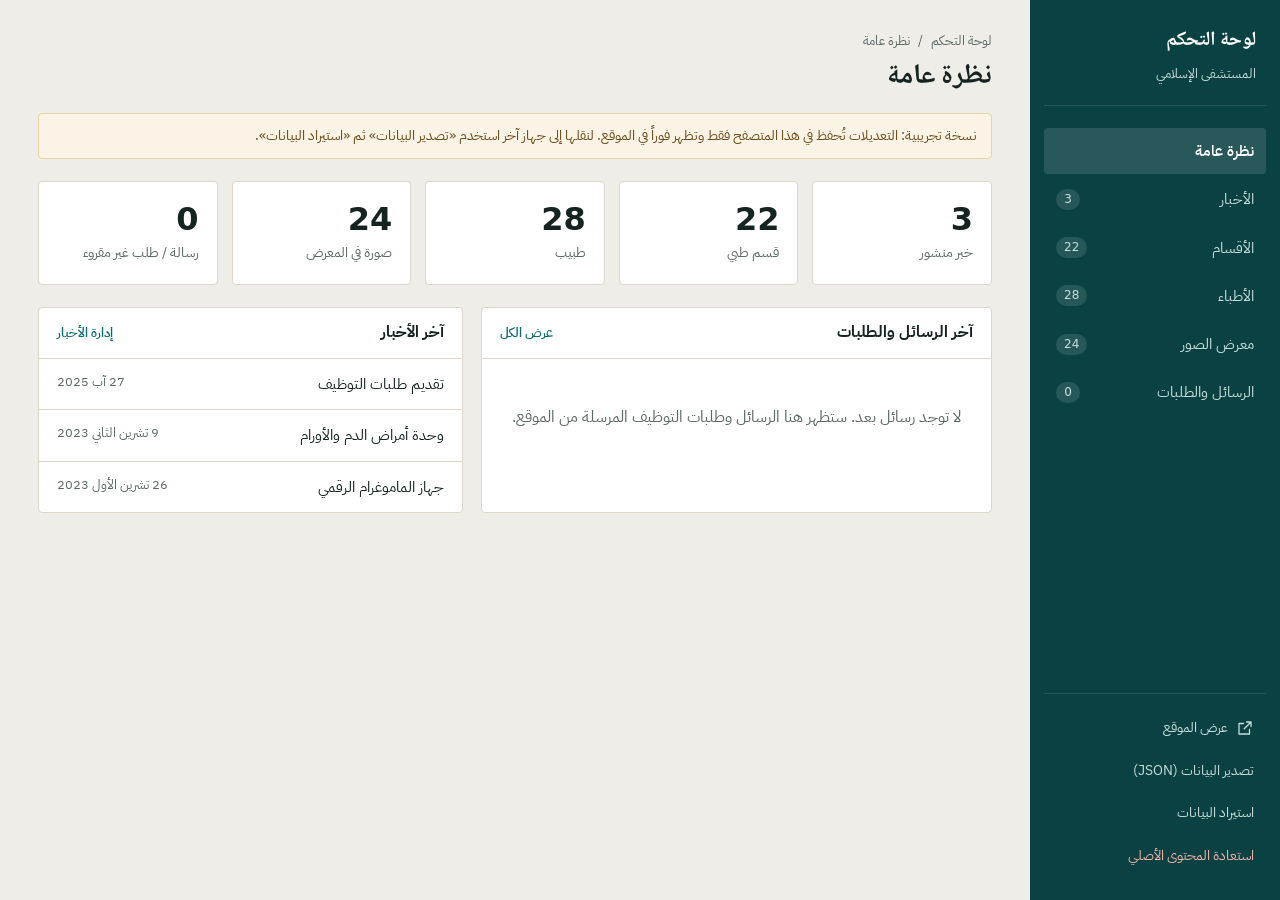
<file: admin.html>
<!DOCTYPE html>
<html lang="ar" dir="rtl">
<head>
<meta charset="utf-8">
<meta name="viewport" content="width=device-width, initial-scale=1">
<title>لوحة التحكم – المستشفى الإسلامي</title>
<meta name="description" content="المستشفى الإسلامي في عمّان: رعاية صحية شاملة وآمنة وعالية الجودة، 22 قسماً وأكثر من 54 عيادة تخصصية.">
<meta name="robots" content="noindex">
<link rel="icon" href="https://islamic-hospital.org/assets/img/logo.png">
<link rel="preconnect" href="https://fonts.googleapis.com">
<link rel="preconnect" href="https://fonts.gstatic.com" crossorigin>
<link href="https://fonts.googleapis.com/css2?family=IBM+Plex+Sans+Arabic:wght@400;500;600;700&family=Noto+Naskh+Arabic:wght@600;700&display=swap" rel="stylesheet">
<link rel="stylesheet" href="assets/css/style.css">
<script>document.addEventListener('error',function(e){if(e.target.tagName==='IMG')e.target.classList.add('broken')},true)</script>
</head>
<body data-page="admin" class="admin-mode">
<!-- SVG icon sprite -->
<svg width="0" height="0" style="position:absolute" aria-hidden="true">
  <symbol id="i-phone" viewBox="0 0 24 24"><path d="M5 4h4l2 5-2.5 1.5a11 11 0 0 0 5 5L15 13l5 2v4a2 2 0 0 1-2 2A16 16 0 0 1 3 6a2 2 0 0 1 2-2"/></symbol>
  <symbol id="i-wa" viewBox="0 0 24 24"><path d="M3 21l1.7-5A8.5 8.5 0 1 1 8 19.4L3 21"/><path d="M9 9.5c0 3 2.5 5.5 5.5 5.5l1-1.5-2-1-1 .8a4 4 0 0 1-2-2l.8-1-1-2z"/></symbol>
  <symbol id="i-mail" viewBox="0 0 24 24"><rect x="3" y="5" width="18" height="14" rx="1"/><path d="m3 7 9 6 9-6"/></symbol>
  <symbol id="i-pin" viewBox="0 0 24 24"><path d="M12 21s-7-6.2-7-11.5a7 7 0 0 1 14 0C19 14.8 12 21 12 21z"/><circle cx="12" cy="9.5" r="2.5"/></symbol>
  <symbol id="i-arrow" viewBox="0 0 24 24"><path d="M19 12H5m6-6-6 6 6 6"/></symbol>
  <symbol id="i-arrow-r" viewBox="0 0 24 24"><path d="M5 12h14m-6-6 6 6-6 6"/></symbol>
  <symbol id="i-search" viewBox="0 0 24 24"><circle cx="11" cy="11" r="6.5"/><path d="m20 20-4.2-4.2"/></symbol>
  <symbol id="i-menu" viewBox="0 0 24 24"><path d="M4 7h16M4 12h16M4 17h16"/></symbol>
  <symbol id="i-x" viewBox="0 0 24 24"><path d="M6 6l12 12M18 6 6 18"/></symbol>
  <symbol id="i-chev" viewBox="0 0 24 24"><path d="m6 9 6 6 6-6"/></symbol>
  <symbol id="i-edit" viewBox="0 0 24 24"><path d="M4 20h4L19 9l-4-4L4 16v4zM14 6l4 4"/></symbol>
  <symbol id="i-trash" viewBox="0 0 24 24"><path d="M4 7h16M9 7V4h6v3M6 7l1 13h10l1-13"/></symbol>
  <symbol id="i-up" viewBox="0 0 24 24"><path d="m6 15 6-6 6 6"/></symbol>
  <symbol id="i-ext" viewBox="0 0 24 24"><path d="M14 4h6v6M20 4l-9 9M18 14v6H4V6h6"/></symbol>
  <symbol id="i-plus" viewBox="0 0 24 24"><path d="M12 5v14M5 12h14"/></symbol>
</svg>

<main id="content">
<section>
  <div class="adm">
    <aside class="adm-side">
      <a class="adm-brand" href="admin.html"><b>لوحة التحكم</b><small>المستشفى الإسلامي</small></a>
      <nav class="adm-nav" id="admNav" aria-label="أقسام لوحة التحكم"></nav>
      <div class="adm-tools">
        <a href="index.html"><svg class="i"><use href="#i-ext"/></svg>عرض الموقع</a>
        <button type="button" data-tool="export">تصدير البيانات (JSON)</button>
        <label>استيراد البيانات<input type="file" accept="application/json,.json" id="admImport" hidden></label>
        <button type="button" data-tool="reset" class="danger">استعادة المحتوى الأصلي</button>
      </div>
    </aside>
    <div class="adm-main">
      <div class="adm-top">
        <div><div class="crumbs"><a href="admin.html">لوحة التحكم</a><span>/</span><span id="admCrumb"></span></div><h1 id="admTitle"></h1></div>
        <div id="admActions"></div>
      </div>
      <p class="adm-note">نسخة تجريبية: التعديلات تُحفظ في هذا المتصفح فقط وتظهر فوراً في الموقع. لنقلها إلى جهاز آخر استخدم «تصدير البيانات» ثم «استيراد البيانات».</p>
      <div id="admBody"></div>
    </div>
  </div>
  <dialog class="adm-dlg" id="admDlg"></dialog>
</section>
</main>

<div class="toast" id="toast" role="status"></div>

<script src="assets/js/data.js"></script>
<script src="assets/js/admin.js"></script>
</body>
</html>
</file>
<file: assets/css/style.css>
/* المستشفى الإسلامي – التنسيقات المشتركة */
:root{
  --ink:#152321; --muted:#5b6865; --line:#dcd6cb; --paper:#f7f5f0; --white:#fff;
  --teal-900:#0a4142; --teal:#0e6d6f; --turq:#17a3a1; --mint:#e4f1ee; --sand:#b37a32;
  --wrap:1200px; --r:4px;
  --sans:"IBM Plex Sans Arabic",system-ui,sans-serif; --serif:"Noto Naskh Arabic",serif;
}
*{box-sizing:border-box}
html{scroll-behavior:smooth}
section [id],.sec[id]{scroll-margin-top:90px}
body{margin:0;font-family:var(--sans);color:var(--ink);background:var(--paper);line-height:1.75;font-size:16px;-webkit-font-smoothing:antialiased}
img{display:block;max-width:100%}
a{color:inherit;text-decoration:none}
button,input,select,textarea{font:inherit;color:inherit}
:focus-visible{outline:2px solid var(--turq);outline-offset:3px}
.wrap{max-width:var(--wrap);margin:0 auto;padding:0 24px}
.skip{position:absolute;right:8px;top:-60px;background:var(--ink);color:#fff;padding:8px 14px;z-index:99}
.skip:focus{top:8px}
.sr{position:absolute;width:1px;height:1px;overflow:hidden;clip:rect(0 0 0 0);white-space:nowrap}
.two-col>*,.dept-detail .wrap>*,.grid2>*{min-width:0}
.field input,.field select,.field textarea{width:100%;min-width:0}
h1,h2,h3{margin:0;line-height:1.35}
.display{font-family:var(--serif);font-weight:700;letter-spacing:0}
.eyebrow{font-size:13px;font-weight:600;color:var(--teal);display:flex;align-items:center;gap:10px}
.eyebrow::before{content:"";width:22px;height:1px;background:currentColor}
.ph{background:var(--mint) repeating-linear-gradient(135deg,transparent 0 10px,rgba(14,109,111,.05) 10px 20px);overflow:hidden}
.ph img{width:100%;height:100%;object-fit:cover}
.ph img.broken{visibility:hidden}
svg.i{width:18px;height:18px;flex:none;stroke:currentColor;fill:none;stroke-width:1.7;stroke-linecap:round;stroke-linejoin:round}

/* top bar */
.topbar{background:var(--teal-900);color:#d6e8e5;font-size:13px}
.topbar .wrap{display:flex;justify-content:space-between;align-items:center;height:38px;gap:16px}
.topbar .links{display:flex;gap:22px;align-items:center}
.topbar a{display:inline-flex;gap:6px;align-items:center}
.topbar a:hover{color:#fff}
.topbar .lang{border:1px solid rgba(255,255,255,.3);padding:1px 10px;border-radius:2px;font-family:system-ui,sans-serif;letter-spacing:.02em}

/* header */
header.site{background:var(--white);border-bottom:1px solid var(--line);position:sticky;top:0;z-index:40}
header.site>.wrap{display:flex;align-items:center;height:78px;gap:28px}
.brand{display:flex;align-items:center;gap:12px;flex:none}
.brand img{height:52px;width:auto;max-width:160px;object-fit:contain}
.brand .txt{line-height:1.25}
.brand b{display:block;font-family:var(--serif);font-size:19px}
.brand small{font-size:12px;color:var(--muted)}
nav.main{display:flex;gap:2px;margin-inline-start:auto;align-items:center;align-self:stretch}
nav.main a.top{padding:8px 12px;font-weight:500;font-size:15px;position:relative;color:#2b3a37}
nav.main a.top::after{content:"";position:absolute;inset-inline:12px;bottom:-21px;height:3px;background:var(--turq);transform:scaleX(0);transition:transform .2s}
nav.main a.top:hover{color:var(--teal)}
nav.main a.top[aria-current="page"]{color:var(--teal)}
nav.main a.top[aria-current="page"]::after,.nav-item.open>a.top::after{transform:scaleX(1)}
.btn{display:inline-flex;align-items:center;gap:8px;padding:11px 20px;border-radius:var(--r);font-weight:600;font-size:15px;border:1px solid transparent;cursor:pointer;transition:background .15s,color .15s}
.btn-primary{background:var(--teal);color:#fff}
.btn-primary:hover{background:var(--teal-900)}
.btn-line{border-color:var(--ink);background:transparent}
.btn-line:hover{background:var(--ink);color:#fff}
.menu-btn{display:none;margin-inline-start:auto;background:none;border:1px solid var(--line);border-radius:var(--r);padding:8px 10px;cursor:pointer}

/* pages */
@keyframes fade{from{opacity:0}to{opacity:1}}

/* hero */
.hero{background:var(--white);border-bottom:1px solid var(--line)}
.hero .wrap{display:grid;grid-template-columns:1fr 1.05fr;gap:56px;align-items:stretch;padding-top:56px;padding-bottom:0}
.hero-text{padding-bottom:56px;display:flex;flex-direction:column;justify-content:center}
.hero h1{font-size:clamp(34px,4.4vw,56px);margin:18px 0 18px}
.hero h1 em{font-style:normal;color:var(--teal)}
.hero p.lead{font-size:18px;color:var(--muted);max-width:30em;margin:0 0 30px}
.hero .actions{display:flex;gap:12px;flex-wrap:wrap}
.er-line{margin-top:40px;display:flex;align-items:center;gap:16px;padding-top:22px;border-top:1px solid var(--line)}
.er-line .dot{width:10px;height:10px;border-radius:50%;background:#c2412d;box-shadow:0 0 0 5px rgba(194,65,45,.15)}
.er-line b{font-size:20px;direction:ltr;unicode-bidi:embed}
.er-line span{color:var(--muted);font-size:14px}
.hero-media{position:relative;min-height:470px}
.hero-media .ph{position:absolute;inset:0 0 0 0;border-radius:var(--r) var(--r) 0 0}
.hero-media .plate{position:absolute;bottom:0;inset-inline-end:0;background:var(--teal-900);color:#fff;padding:22px 26px;max-width:300px}
.hero-media .plate b{font-family:var(--serif);font-size:22px;display:block;line-height:1.4}
.hero-media .plate span{font-size:13px;opacity:.75}

/* quick access */
.quick{background:var(--white);border-bottom:1px solid var(--line)}
.quick .wrap{display:grid;grid-template-columns:repeat(4,1fr)}
.quick a{padding:26px 22px;border-inline-start:1px solid var(--line);display:flex;gap:14px;align-items:flex-start;transition:background .15s}
.quick a:first-child{border-inline-start:0}
.quick a:hover{background:var(--mint)}
.quick .n{font-size:12px;color:var(--sand);font-weight:700;padding-top:3px;font-family:system-ui}
.quick b{display:block;font-size:16px}
.quick small{color:var(--muted);font-size:13px}

/* sections */
.sec{padding:88px 0}
.sec-head{display:flex;justify-content:space-between;align-items:flex-end;gap:24px;margin-bottom:40px}
.sec-head h2{font-size:clamp(26px,3vw,38px);margin-top:10px}
.sec-head p{color:var(--muted);max-width:32em;margin:8px 0 0}
.link-arrow{display:inline-flex;align-items:center;gap:8px;font-weight:600;color:var(--teal);border-bottom:1px solid currentColor;padding-bottom:2px;white-space:nowrap}
.link-arrow:hover{color:var(--teal-900)}

/* stats */
.stats{background:var(--teal-900);color:#fff}
.stats .wrap{display:grid;grid-template-columns:repeat(5,1fr)}
.stat{padding:40px 22px;border-inline-start:1px solid rgba(255,255,255,.14)}
.stat:first-child{border-inline-start:0;padding-inline-start:0}
.stat b{font-size:40px;font-weight:600;display:block;line-height:1.1;font-family:system-ui,sans-serif;letter-spacing:-.02em}
.stat span{font-size:14px;color:#b9d6d2}

/* department cards */
.dept-grid{display:grid;grid-template-columns:repeat(3,1fr);gap:28px 24px}
.dept-card{display:block;group:1}
.dept-card .ph{aspect-ratio:4/3;border-radius:var(--r)}
.dept-card .ph img{transition:transform .5s ease}
.dept-card:hover .ph img{transform:scale(1.04)}
.dept-card .meta{display:flex;justify-content:space-between;align-items:baseline;padding-top:14px;border-bottom:1px solid var(--line);padding-bottom:12px}
.dept-card h3{font-size:19px;font-weight:600}
.dept-card .tag{font-size:12px;color:var(--muted)}
.dept-card p{margin:10px 0 0;font-size:14px;color:var(--muted)}
.dept-card:hover h3{color:var(--teal)}

/* timeline */
.timeline{display:grid;grid-template-columns:repeat(4,1fr);border-top:2px solid var(--ink)}
.timeline div{padding:22px 0 0;padding-inline-end:24px;position:relative}
.timeline div::before{content:"";position:absolute;top:-7px;inset-inline-start:0;width:12px;height:12px;background:var(--paper);border:2px solid var(--ink);border-radius:50%}
.timeline b{font-family:system-ui;font-size:28px;font-weight:600;display:block;color:var(--teal)}
.timeline p{margin:6px 0 0;font-size:15px}

/* doctors */
.doc-row{display:grid;grid-auto-flow:column;grid-auto-columns:168px;gap:18px;overflow-x:auto;padding-bottom:14px;scroll-snap-type:x mandatory;scrollbar-width:thin}
.doc{scroll-snap-align:start}
.doc .ph{aspect-ratio:3/4;border-radius:var(--r);background-color:#dfe9e6}
.doc b{display:block;font-size:15px;font-weight:600;margin-top:10px}
.doc-grid{display:grid;grid-template-columns:repeat(auto-fill,minmax(160px,1fr));gap:26px 18px}
.row-ctrl{display:flex;gap:8px}
.row-ctrl button{width:40px;height:40px;border:1px solid var(--ink);background:none;border-radius:50%;cursor:pointer;display:grid;place-items:center}
.row-ctrl button:hover{background:var(--ink);color:#fff}

/* news list */
.news-list{border-top:1px solid var(--ink)}
.news-item{display:grid;grid-template-columns:140px 1fr auto;gap:24px;align-items:center;padding:24px 0;border-bottom:1px solid var(--line)}
.news-item time{font-size:14px;color:var(--muted);font-family:system-ui}
.news-item h3{font-size:20px;font-weight:600}
.news-item p{margin:4px 0 0;color:var(--muted);font-size:14px}
.news-item:hover h3{color:var(--teal)}
.news-item .go{width:44px;height:44px;border-radius:50%;border:1px solid var(--line);display:grid;place-items:center}
.news-item:hover .go{background:var(--teal);color:#fff;border-color:var(--teal)}

/* logos */
.logos{display:grid;grid-template-columns:repeat(6,1fr);border-top:1px solid var(--line);border-inline-start:1px solid var(--line)}
.logos div{border-bottom:1px solid var(--line);border-inline-end:1px solid var(--line);height:96px;display:grid;place-items:center;padding:16px;background:var(--white)}
.logos img{max-height:56px;width:auto;filter:grayscale(1);opacity:.8;transition:.2s}
.logos div:hover img{filter:none;opacity:1}
.accred{display:flex;gap:40px;align-items:center;flex-wrap:wrap}
.accred img{height:74px;width:auto}

/* gallery mosaic */
.mosaic{display:grid;grid-template-columns:2fr 1fr 1fr;grid-template-rows:220px 220px;gap:12px}
.mosaic .ph{border-radius:var(--r)}
.mosaic .ph:first-child{grid-row:span 2}

/* inner page header */
.page-head{background:var(--white);border-bottom:1px solid var(--line)}
.page-head .wrap{display:grid;grid-template-columns:1fr 380px;gap:40px;align-items:end;padding-top:40px;padding-bottom:40px}
.crumbs{font-size:13px;color:var(--muted);display:flex;gap:8px;align-items:center;margin-bottom:16px}
.crumbs a:hover{color:var(--teal);text-decoration:underline}
.page-head h1{font-size:clamp(32px,4vw,50px)}
.page-head p{color:var(--muted);margin:12px 0 0;font-size:17px;max-width:34em}
.page-head .ph{height:170px;border-radius:var(--r)}

/* next page */
.next-page{border-top:1px solid var(--line);background:var(--white)}
.next-page .wrap{display:flex;justify-content:space-between;align-items:center;padding-top:34px;padding-bottom:34px;gap:20px}
.next-page a{display:flex;flex-direction:column}
.next-page small{color:var(--muted);font-size:13px}
.next-page b{font-size:22px;font-family:var(--serif);display:flex;align-items:center;gap:10px}
.next-page a:hover b{color:var(--teal)}

/* about */
.two-col{display:grid;grid-template-columns:1fr 1fr;gap:64px;align-items:start}
.prose p{margin:0 0 16px;font-size:17px}
.vmv{display:grid;grid-template-columns:repeat(3,1fr);border-top:1px solid var(--ink)}
.vmv div{padding:26px 0 0;padding-inline-end:28px}
.vmv h3{font-size:14px;color:var(--teal);font-weight:700;margin-bottom:8px}
.vmv p{margin:0;font-size:16px}
.why{list-style:none;padding:0;margin:0;counter-reset:w}
.why li{counter-increment:w;display:grid;grid-template-columns:44px 1fr;padding:18px 0;border-bottom:1px solid var(--line)}
.why li::before{content:counter(w,decimal-leading-zero);font-family:system-ui;color:var(--sand);font-weight:700;font-size:14px;padding-top:3px}

/* departments page */
.toolbar{display:flex;gap:16px;flex-wrap:wrap;align-items:center;margin-bottom:36px;padding-bottom:22px;border-bottom:1px solid var(--line)}
.search{position:relative;flex:1;min-width:240px;max-width:380px}
.search input{width:100%;padding:12px 44px 12px 14px;border:1px solid var(--line);border-radius:var(--r);background:var(--white)}
.search svg{position:absolute;right:14px;top:50%;transform:translateY(-50%);color:var(--muted)}
.chips{display:flex;gap:8px;flex-wrap:wrap}
.chip{padding:7px 14px;border:1px solid var(--line);border-radius:999px;background:var(--white);font-size:14px;cursor:pointer}
.chip[aria-pressed="true"]{background:var(--ink);color:#fff;border-color:var(--ink)}
.empty{display:none;padding:40px 0;color:var(--muted)}

/* dept detail */
.dept-detail .wrap{display:grid;grid-template-columns:1.2fr .8fr;gap:56px}
.dept-detail .ph{aspect-ratio:16/10;border-radius:var(--r)}
.facts{list-style:none;margin:24px 0 0;padding:0;border-top:1px solid var(--ink)}
.facts li{padding:14px 0;border-bottom:1px solid var(--line);display:flex;gap:12px;align-items:center}
.facts li::before{content:"";width:7px;height:7px;background:var(--turq);flex:none}
.side-box{background:var(--white);border:1px solid var(--line);padding:26px;border-radius:var(--r);position:sticky;top:100px}
.side-box h3{font-size:18px;margin-bottom:12px}
.side-list{list-style:none;padding:0;margin:0}
.side-list a{display:flex;justify-content:space-between;padding:10px 0;border-bottom:1px solid var(--line);font-size:15px}
.side-list a:hover{color:var(--teal)}

/* gallery page */
.gal-grid{columns:3 280px;column-gap:14px}
.gal-grid button{display:block;width:100%;margin:0 0 14px;padding:0;border:0;cursor:zoom-in;break-inside:avoid;border-radius:var(--r);overflow:hidden}
.gal-grid button img{width:100%;height:auto;min-height:160px;transition:opacity .2s}
.gal-grid button:hover img{opacity:.85}
.lightbox{position:fixed;inset:0;background:rgba(10,20,19,.94);z-index:80;display:none;align-items:center;justify-content:center}
.lightbox.on{display:flex}
.lightbox img{max-width:88vw;max-height:84vh;object-fit:contain}
.lightbox button{position:absolute;background:none;border:1px solid rgba(255,255,255,.35);color:#fff;width:48px;height:48px;border-radius:50%;cursor:pointer;display:grid;place-items:center}
.lightbox .x{top:20px;left:20px}
.lightbox .prev{right:20px;top:50%}
.lightbox .nxt{left:20px;top:50%}
.lightbox .count{position:absolute;bottom:20px;color:#cfe;font-size:14px;font-family:system-ui}

/* news page */
.article{display:grid;grid-template-columns:320px 1fr;gap:36px;padding:34px 0;border-bottom:1px solid var(--line)}
.article .ph{aspect-ratio:4/3;border-radius:var(--r)}
.article time{font-size:13px;color:var(--sand);font-weight:600;font-family:system-ui}
.article h2{font-size:26px;margin:6px 0 10px;font-family:var(--serif)}
.article p{margin:0 0 14px;color:#33413e}

/* forms */
.form{background:var(--white);border:1px solid var(--line);padding:32px;border-radius:var(--r)}
.form h3{font-size:20px;margin-bottom:20px}
.field{display:flex;flex-direction:column;gap:6px;margin-bottom:16px}
.field label{font-size:14px;font-weight:600}
.field input,.field select,.field textarea{padding:11px 13px;border:1px solid #cbc5b9;border-radius:var(--r);background:var(--paper)}
.field input:focus,.field select:focus,.field textarea:focus{outline:none;border-color:var(--teal);background:#fff}
.grid2{display:grid;grid-template-columns:1fr 1fr;gap:0 16px}
.steps{list-style:none;padding:0;margin:0}
.steps li{display:grid;grid-template-columns:52px 1fr;gap:4px;padding:20px 0;border-bottom:1px solid var(--line)}
.steps b.n{width:36px;height:36px;border:1px solid var(--ink);border-radius:50%;display:grid;place-items:center;font-family:system-ui;font-size:14px}
.steps h4{margin:0;font-size:17px}
.steps p{margin:4px 0 0;color:var(--muted);font-size:15px}

/* contact */
.contact-list{display:grid;grid-template-columns:1fr 1fr;border-top:1px solid var(--ink)}
.contact-list > div{padding:22px 0;border-bottom:1px solid var(--line);padding-inline-end:20px}
.contact-list small{display:block;color:var(--muted);font-size:13px}
.contact-list a,.contact-list b{font-size:18px;font-weight:600}
.contact-list a:hover{color:var(--teal)}
.ltr{direction:ltr;unicode-bidi:embed;display:inline-block}
.map-card{display:block;position:relative;border-radius:var(--r);overflow:hidden;margin-top:28px}
.map-card .ph{height:260px}
.map-card span{position:absolute;bottom:14px;inset-inline-start:14px;background:var(--white);padding:8px 14px;font-weight:600;font-size:14px;display:flex;gap:6px;align-items:center;border-radius:var(--r)}

/* footer */
footer.site{background:var(--ink);color:#c5d0cd;padding-top:64px;font-size:15px}
footer .cols{display:grid;grid-template-columns:1.4fr 1fr 1fr 1.2fr;gap:40px;padding-bottom:48px}
footer h4{color:#fff;font-size:15px;margin:0 0 16px}
footer ul{list-style:none;padding:0;margin:0}
footer li{margin-bottom:8px}
footer a:hover{color:#fff;text-decoration:underline}
footer .logo-box{background:#fff;display:inline-block;padding:10px 14px;border-radius:var(--r);margin-bottom:16px}
footer .logo-box img{height:46px}
footer .bottom{border-top:1px solid rgba(255,255,255,.12);padding:20px 0;font-size:13px;display:flex;justify-content:space-between;gap:16px;flex-wrap:wrap;color:#8fa19d}

/* ===== mega menu ===== */
.nav-item{display:flex;align-items:center;align-self:stretch}
.caret{background:none;border:0;padding:6px 4px;margin-inline-start:-10px;margin-inline-end:4px;cursor:pointer;color:#2b3a37;display:grid;place-items:center;border-radius:var(--r)}
.caret svg{width:15px;height:15px;transition:transform .2s}
.caret[aria-expanded="true"] svg{transform:rotate(180deg)}
.caret:hover{color:var(--teal)}
.mega{position:absolute;top:100%;inset-inline:0;background:var(--white);border-top:1px solid var(--line);border-bottom:3px solid var(--teal);box-shadow:0 30px 40px -30px rgba(10,40,40,.35);display:none;z-index:41}
.nav-item.open .mega{display:block;animation:megaIn .18s ease}
@keyframes megaIn{from{opacity:0;transform:translateY(-6px)}to{opacity:1;transform:none}}
.mega .wrap{padding-top:34px;padding-bottom:34px}
.mega-depts{display:grid;grid-template-columns:1fr 300px;gap:48px}
.mega-cols{display:grid;grid-template-columns:repeat(3,1fr);gap:26px 36px}
.mega-group h5,.mega-col h5{margin:0 0 8px;font-size:12px;font-weight:700;color:var(--sand);display:flex;justify-content:space-between;padding-bottom:8px;border-bottom:1px solid var(--line)}
.mega-group h5 span{color:var(--muted);font-family:system-ui;font-weight:500}
.mega-links{list-style:none;margin:0;padding:0}
.mega-links a{display:flex;justify-content:space-between;align-items:center;padding:5px 0;font-size:15px;color:#2b3a37}
.mega-links a svg{width:14px;height:14px;opacity:0;transform:translateX(6px);transition:.15s;color:var(--teal)}
.mega-links a:hover,.mega-links a:focus-visible,.mega-links a[aria-current="page"]{color:var(--teal)}
.mega-links a:hover svg,.mega-links a:focus-visible svg,.mega-links a[aria-current="page"] svg{opacity:1;transform:none}
.mega-links a[aria-current="page"]{font-weight:600}
.mega-strip{display:flex;gap:28px;flex-wrap:wrap;margin-top:28px;padding-top:18px;border-top:1px solid var(--line);font-size:14px;font-weight:600}
.mega-strip a{display:inline-flex;gap:8px;align-items:center;color:var(--ink)}
.mega-strip a:first-child{color:var(--teal)}
.mega-strip a:hover{text-decoration:underline}
.mega-er{display:flex;flex-direction:column;gap:18px}
.mega-search label{font-size:13px;font-weight:600;display:block;margin-bottom:6px}
.mega-search div{display:flex;border:1px solid var(--ink);border-radius:var(--r);overflow:hidden}
.mega-search input{flex:1;min-width:0;border:0;padding:10px 12px;background:var(--paper)}
.mega-search input:focus{outline:none;background:#fff}
.mega-search button{border:0;background:var(--ink);color:#fff;width:44px;cursor:pointer;display:grid;place-items:center}
.er-box{display:block;background:var(--teal-900);color:#fff;border-radius:var(--r);overflow:hidden}
.er-box .ph{height:120px}
.er-txt{padding:16px 18px}
.er-txt small{display:flex;align-items:center;gap:8px;font-size:13px;color:#b9d6d2}
.er-txt .dot{width:8px;height:8px;border-radius:50%;background:#e2563f}
.er-txt b{display:block;font-size:24px;font-weight:600;margin:2px 0}
.er-txt span{font-size:13px;color:#b9d6d2}
.er-box:hover .er-txt b{text-decoration:underline}
.mega-about{display:grid;grid-template-columns:1.3fr .8fr 320px;gap:48px;align-items:start}
.mega-feature-list{list-style:none;margin:0;padding:0;border-top:1px solid var(--ink)}
.mega-feature-list a{display:flex;gap:14px;padding:14px 0;border-bottom:1px solid var(--line)}
.mega-feature-list li:last-child a{border-bottom:0}
.mega-feature-list .n{font-size:12px;color:var(--sand);font-weight:700;font-family:system-ui;padding-top:3px}
.mega-feature-list b{display:block;font-size:16px;font-weight:600}
.mega-feature-list small{color:var(--muted);font-size:13px}
.mega-feature-list a:hover b{color:var(--teal)}
.mega-card{display:block;position:relative;border-radius:var(--r);overflow:hidden}
.mega-card .ph{height:210px}
.mega-card .cap{position:absolute;bottom:0;inset-inline:0;background:var(--teal-900);color:#d6e8e5;padding:14px 18px;font-size:13px}
.mega-card .cap b{display:block;font-size:26px;color:#fff;font-weight:600;font-family:system-ui}
.mega-backdrop{position:fixed;inset:0;background:rgba(21,35,33,.28);z-index:35}
@media (max-width:1180px){.mega-depts{grid-template-columns:1fr 260px;gap:32px}.mega-about{grid-template-columns:1.3fr .8fr 260px;gap:32px}}


/* ===== admin ===== */
body.admin-mode .topbar,body.admin-mode header.site,body.admin-mode footer.site,body.admin-mode #nextPage,body.admin-mode .mbar{display:none!important}
body.admin-mode{padding-bottom:0;background:#efede7}
.adm{display:grid;grid-template-columns:250px 1fr;min-height:100vh}
.adm-side{background:var(--teal-900);color:#c9dedb;padding:24px 14px;position:sticky;top:0;height:100vh;display:flex;flex-direction:column;gap:22px;overflow:auto}
.adm-brand{padding:0 10px 18px;border-bottom:1px solid rgba(255,255,255,.12)}
.adm-brand b{display:block;color:#fff;font-family:var(--serif);font-size:20px}
.adm-brand small{font-size:13px}
.adm-nav{display:flex;flex-direction:column;gap:2px}
.adm-nav a{display:flex;justify-content:space-between;align-items:center;padding:10px 12px;border-radius:var(--r);font-size:15px}
.adm-nav a:hover{background:rgba(255,255,255,.06);color:#fff}
.adm-nav a[aria-current]{background:rgba(255,255,255,.12);color:#fff;font-weight:600}
.adm-nav .cnt{font-size:12px;font-family:system-ui;background:rgba(255,255,255,.12);padding:0 8px;border-radius:999px;min-width:24px;text-align:center}
.adm-nav .cnt.hot{background:#e2563f;color:#fff}
.adm-tools{margin-top:auto;display:flex;flex-direction:column;gap:2px;border-top:1px solid rgba(255,255,255,.12);padding-top:14px}
.adm-tools a,.adm-tools button,.adm-tools label{display:flex;gap:8px;align-items:center;background:none;border:0;color:#c9dedb;text-align:right;padding:8px 12px;font-size:14px;cursor:pointer;border-radius:var(--r)}
.adm-tools a:hover,.adm-tools button:hover,.adm-tools label:hover{background:rgba(255,255,255,.06);color:#fff}
.adm-tools .danger{color:#f2b5a8}
.adm-main{padding:30px 38px 60px;min-width:0}
.adm-top{display:flex;justify-content:space-between;align-items:flex-end;gap:16px;flex-wrap:wrap;margin-bottom:16px}
.adm-top .crumbs{margin-bottom:6px}
.adm-top h1{font-size:28px;font-family:var(--serif)}
.adm-note{background:#fbf4e6;border:1px solid #e8d3a8;color:#6b4a17;padding:10px 14px;border-radius:var(--r);font-size:14px;margin:0 0 22px}
.btn-sm{padding:7px 12px;font-size:14px;gap:6px}
.btn-ghost{background:#fff;border-color:var(--line)}
.btn-ghost:hover{border-color:var(--ink)}
.icon-btn{width:34px;height:34px;display:grid;place-items:center;border:1px solid var(--line);background:#fff;border-radius:var(--r);cursor:pointer;color:var(--ink)}
.icon-btn:hover{border-color:var(--ink)}
.icon-btn.del:hover,.icon-btn.armed{border-color:#b23a26;color:#fff;background:#b23a26}
.icon-btn svg{width:16px;height:16px}
.adm-card{background:#fff;border:1px solid var(--line);border-radius:var(--r)}
.adm-card h3{font-size:16px;padding:14px 18px;border-bottom:1px solid var(--line);display:flex;justify-content:space-between;align-items:center}
.adm-card h3 a{font-size:13px;color:var(--teal);font-weight:600}
.adm-stats{display:grid;grid-template-columns:repeat(5,1fr);gap:14px;margin-bottom:22px}
.adm-stat{display:block;background:#fff;border:1px solid var(--line);border-radius:var(--r);padding:18px}
.adm-stat:hover{border-color:var(--teal)}
.adm-stat b{display:block;font-size:32px;font-weight:600;font-family:system-ui;line-height:1.2}
.adm-stat span{font-size:14px;color:var(--muted)}
.adm-stat.hot b{color:#b23a26}
.adm-two{display:grid;grid-template-columns:1.2fr 1fr;gap:18px}
.adm-list{list-style:none;margin:0;padding:0}
.adm-list li{padding:12px 18px;border-bottom:1px solid var(--line);display:flex;justify-content:space-between;gap:12px;font-size:15px}
.adm-list li:last-child{border-bottom:0}
.adm-list small{color:var(--muted);font-size:13px;white-space:nowrap}
.adm-empty{padding:28px 18px;color:var(--muted);text-align:center}
.adm-table{width:100%;border-collapse:collapse;font-size:15px}
.adm-table th{text-align:right;font-size:12px;color:var(--muted);font-weight:600;padding:11px 16px;border-bottom:1px solid var(--line);background:#faf9f6}
.adm-table td{padding:10px 16px;border-bottom:1px solid var(--line);vertical-align:middle}
.adm-table tr:last-child td{border-bottom:0}
.adm-table tr:hover td{background:#fbfaf7}
.adm-table .th{width:64px;height:46px;border-radius:3px}
.adm-table .t{font-weight:600}
.adm-table .sub{font-size:13px;color:var(--muted)}
.adm-actions{display:flex;gap:6px;justify-content:flex-end}
.pill{display:inline-block;font-size:12px;padding:2px 10px;border-radius:999px;background:var(--mint);color:var(--teal-900);white-space:nowrap}
.pill.job{background:#f4e8d4;color:#6b4a17}
.pill.new{background:#b23a26;color:#fff}
.switch{display:inline-flex;align-items:center;gap:8px;cursor:pointer;font-size:13px;color:var(--muted)}
.switch input{width:18px;height:18px;accent-color:var(--teal)}
.adm-grid{display:grid;grid-template-columns:repeat(auto-fill,minmax(160px,1fr));gap:14px}
.adm-tile{background:#fff;border:1px solid var(--line);border-radius:var(--r);overflow:hidden}
.adm-tile .ph{aspect-ratio:3/4}
.adm-tile.wide .ph{aspect-ratio:4/3}
.adm-tile .row{padding:8px 10px;display:flex;justify-content:space-between;align-items:center;gap:6px}
.adm-tile .row b{font-size:14px;font-weight:600;overflow:hidden;text-overflow:ellipsis;white-space:nowrap}
.adm-tile .acts{display:flex;gap:4px;padding:0 10px 10px}
.adm-tile .acts .icon-btn{width:30px;height:30px}
.adm-tile .acts .icon-btn:last-child{margin-inline-start:auto}
.msg{background:#fff;border:1px solid var(--line);border-radius:var(--r);margin-bottom:12px}
.msg.unread{border-inline-start:3px solid #b23a26}
.msg-head{display:flex;justify-content:space-between;align-items:center;gap:12px;padding:12px 18px;border-bottom:1px solid var(--line);flex-wrap:wrap}
.msg-head b{font-size:16px}
.msg dl{display:grid;grid-template-columns:140px 1fr;margin:0;padding:12px 18px;gap:6px 12px;font-size:15px}
.msg dt{color:var(--muted);font-size:13px;padding-top:2px}
.msg dd{margin:0;white-space:pre-wrap;word-break:break-word}
.adm-dlg{border:0;border-radius:6px;padding:0;width:min(640px,94vw);max-height:90vh;color:var(--ink)}
.adm-dlg::backdrop{background:rgba(10,30,30,.5)}
.adm-dlg form{display:flex;flex-direction:column;max-height:90vh}
.dlg-head{display:flex;justify-content:space-between;align-items:center;padding:16px 22px;border-bottom:1px solid var(--line)}
.dlg-head h3{font-size:19px;font-family:var(--serif)}
.dlg-body{padding:20px 22px;overflow:auto}
.dlg-foot{display:flex;gap:10px;padding:14px 22px;border-top:1px solid var(--line);background:#faf9f6}
.dlg-body .field input,.dlg-body .field select,.dlg-body .field textarea{background:#fff}
.dlg-body .hint{font-size:12px;color:var(--muted)}
.img-field{display:grid;grid-template-columns:110px 1fr;gap:12px;align-items:start}
.img-field .ph{aspect-ratio:4/3;border-radius:var(--r);border:1px solid var(--line)}
.img-field .ctl{display:flex;flex-direction:column;gap:8px}
.img-field label.btn{align-self:flex-start;font-weight:600}
.chk{display:flex;gap:10px;align-items:center;font-size:15px;margin-bottom:16px;cursor:pointer}
.chk input{width:18px;height:18px;accent-color:var(--teal)}
@media (max-width:920px){
  .adm{grid-template-columns:1fr}
  .adm-side{position:static;height:auto;padding:14px;gap:10px}
  .adm-brand{padding:0 6px 10px}
  .adm-nav{flex-direction:row;overflow-x:auto;gap:4px}
  .adm-nav a{white-space:nowrap;gap:8px}
  .adm-tools{flex-direction:row;flex-wrap:wrap;margin-top:0;padding-top:8px}
  .adm-main{padding:20px 16px 50px}
  .adm-stats{grid-template-columns:1fr 1fr}
  .adm-two{grid-template-columns:1fr}
  .adm-table .hide-s{display:none}
  .msg dl{grid-template-columns:1fr}
}

/* mobile action bar */
.mbar{display:none}
.toast{position:fixed;bottom:24px;left:50%;transform:translateX(-50%) translateY(20px);background:var(--ink);color:#fff;padding:12px 22px;border-radius:var(--r);opacity:0;transition:.25s;z-index:90;pointer-events:none}
.toast.on{opacity:1;transform:translateX(-50%) translateY(0)}

@media (max-width:1080px){
  nav.main a.top{padding:8px 8px;font-size:14px}
  .brand .txt{display:none}
}
@media (max-width:920px){
  .topbar .hide-m{display:none}
  nav.main{display:none;position:fixed;top:var(--navtop,116px);align-self:auto;inset-inline:0;bottom:0;background:var(--white);flex-direction:column;align-items:stretch;padding:16px 24px;gap:0;overflow:auto;z-index:50}
  nav.main.open{display:flex}
  nav.main a.top{padding:16px 4px;font-size:18px;border-bottom:1px solid var(--line)}
  nav.main a.top::after{display:none}
  nav.main a.top[aria-current="page"]{font-weight:700}
  .nav-item{flex-wrap:wrap;align-self:auto;border-bottom:1px solid var(--line)}
  .nav-item>a.top{flex:1;border-bottom:0}
  .caret{width:48px;height:48px;margin:0;border-inline-start:1px solid var(--line)}
  .mega{position:static;box-shadow:none;border:0;width:100%;animation:none}
  .nav-item.open .mega{animation:none}
  .mega .wrap{display:block!important;padding:0 0 12px}
  .mega-cols{grid-template-columns:1fr;gap:0}
  .mega-group h5{margin:14px 0 4px}
  .mega-links a{padding:8px 0}
  .mega-er,.mega-card,.mega-col,.mega-strip a:not(:first-child){display:none}
  .mega-strip{border:0;padding-top:8px;margin:0}
  .mega-feature-list{border-top:0}
  .mega-feature-list a{padding:12px 0}
  .mega-feature-list small{display:none}
  .mega-backdrop{display:none!important}
  .menu-btn{display:block}
  header.site .btn-primary{display:none}
  .brand .txt{display:block}
  .hero .wrap,.two-col,.dept-detail .wrap,.page-head .wrap{grid-template-columns:1fr}
  .hero .wrap{gap:0;padding-top:36px}
  .hero-text{padding-bottom:36px}
  .hero-media{min-height:300px;margin:0 -24px}
  .page-head .ph{display:none}
  .quick .wrap,.stats .wrap{grid-template-columns:1fr 1fr}
  .quick a:nth-child(3){border-inline-start:0}
  .quick a{border-top:1px solid var(--line)}
  .stat{border-inline-start:0;padding:24px 0;border-top:1px solid rgba(255,255,255,.14)}
  .dept-grid{grid-template-columns:1fr 1fr}
  .timeline,.vmv{grid-template-columns:1fr 1fr;row-gap:28px}
  .logos{grid-template-columns:repeat(3,1fr)}
  .mosaic{grid-template-columns:1fr 1fr;grid-template-rows:200px 140px 140px}
  .mosaic .ph:first-child{grid-column:span 2;grid-row:auto}
  .article{grid-template-columns:1fr}
  .news-item{grid-template-columns:1fr auto}
  .news-item time{grid-column:1/-1}
  .sec{padding:60px 0}
  .sec-head{flex-direction:column;align-items:flex-start}
  footer .cols{grid-template-columns:1fr 1fr}
  .side-box{position:static}
  .mbar{display:grid;grid-template-columns:repeat(3,1fr);position:fixed;bottom:0;inset-inline:0;background:var(--white);border-top:1px solid var(--line);z-index:45}
  .mbar a{display:flex;flex-direction:column;align-items:center;gap:2px;padding:9px 0 10px;font-size:12px;font-weight:600}
  .mbar a.er{color:#b23a26}
  body{padding-bottom:62px}
}
@media (max-width:560px){
  .dept-grid,.contact-list,.grid2,footer .cols{grid-template-columns:1fr}
  .brand .txt{display:none!important}
  header.site>.wrap{gap:12px}
  .form{padding:22px}
  .logos{grid-template-columns:repeat(2,1fr)}
  .topbar .links:last-child a:not(.lang){display:none}
}
@media (prefers-reduced-motion:reduce){*{animation:none!important;transition:none!important}html{scroll-behavior:auto}}
</file>
